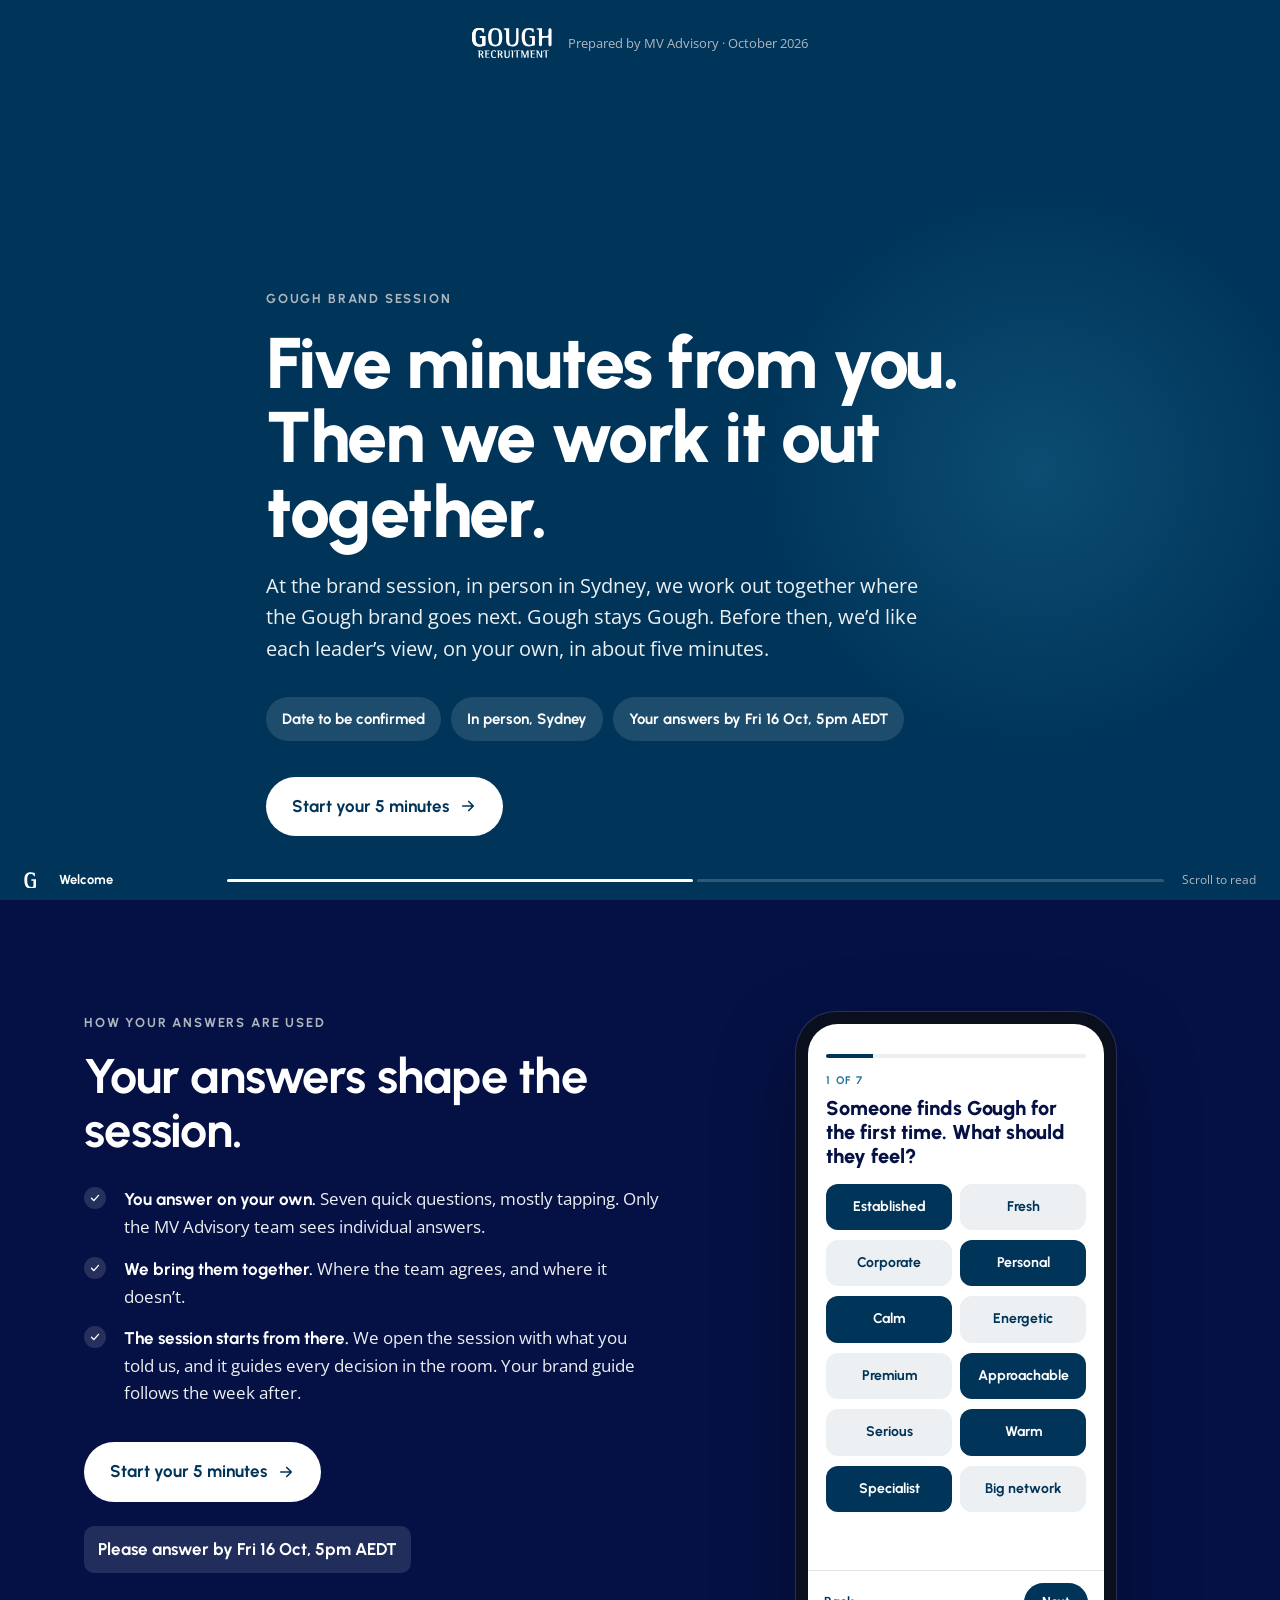
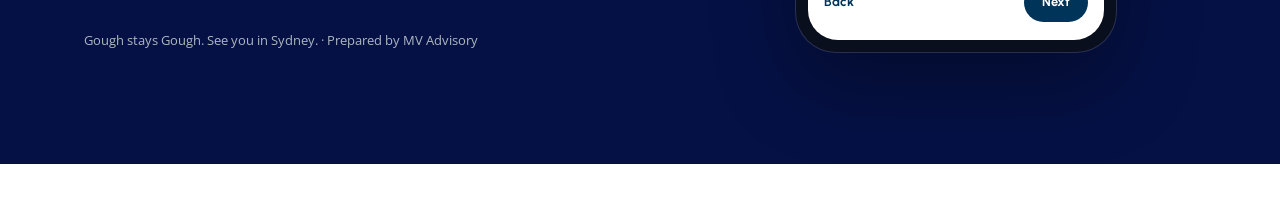
<file: index.html>
<!DOCTYPE html>
<html lang="en-AU">
<head>
  <meta charset="utf-8">
  <meta name="viewport" content="width=device-width, initial-scale=1, viewport-fit=cover">
  <title>Gough Recruitment: Your Brand Session</title>
  <meta name="description" content="Gough's brand session, and your 5 minutes beforehand. Prepared by MV Advisory.">
  <meta name="robots" content="noindex, nofollow">
  <meta name="theme-color" content="#003459">
  <link rel="icon" href="assets/v6/g-mark-navy.svg" type="image/svg+xml">
  <link rel="preconnect" href="https://fonts.googleapis.com">
  <link rel="preconnect" href="https://fonts.gstatic.com" crossorigin>
  <link href="https://fonts.googleapis.com/css2?family=Urbanist:wght@500;600;700;800&family=Open+Sans:wght@400;600;700&display=swap" rel="stylesheet">
  <link rel="stylesheet" href="css/session.css">
  <script src="js/config.js"></script>
  <script src="js/sketch.js"></script>
</head>
<body>

  <!-- 1. COVER -->
  <header class="cover" data-beat="Welcome" id="top">
    <div class="container cover-bar">
      <img data-a="real/2021-09-logo_white_gough.svg" alt="Gough Recruitment">
      <p class="cover-credit">Prepared by MV Advisory &middot; October 2026</p>
    </div>
    <div class="container cover-main">
      <p class="eyebrow">Gough brand session</p>
      <h1 class="h1">Five minutes from you. Then we work it out together.</h1>
      <p class="lede">At the brand session, in person in Sydney, we work out together where the Gough brand goes next. Gough stays Gough. Before then, we&rsquo;d like each leader&rsquo;s view, on your own, in about five minutes.</p>
      <ul class="facts">
        <li>Date to be confirmed</li>
                <li>In person, Sydney</li>
        <li>Your answers by <span class="js-deadline">Fri 16 Oct, 5pm AEDT</span></li>
      </ul>
      <div class="cover-ctas">
        <button class="btn btn-white js-open-ct" type="button">Start your 5 minutes
          <svg viewBox="0 0 24 24" aria-hidden="true"><path d="M5 12h13M13 6l6 6-6 6" fill="none" stroke="currentColor" stroke-width="2.2" stroke-linecap="round" stroke-linejoin="round"/></svg></button>
      </div>
    </div>
  </header>

  <main>
    <!-- 2. HOW YOUR ANSWERS ARE USED -->
    <section class="sec sec-ink" data-beat="How it works" id="ten">
      <div class="container ten">
        <div class="rv">
          <p class="eyebrow">How your answers are used</p>
          <h2 class="h2">Your answers shape the session.</h2>
          <ul class="ten-why">
            <li><span><b>You answer on your own.</b> Seven quick questions, mostly tapping. Only the MV Advisory team sees individual answers.</span></li>
            <li><span><b>We bring them together.</b> Where the team agrees, and where it doesn&rsquo;t.</span></li>
            <li><span><b>The session starts from there.</b> We open the session with what you told us, and it guides every decision in the room. Your brand guide follows the week after.</span></li>
          </ul>
          <div class="cover-ctas">
            <button class="btn btn-white js-open-ct" type="button">Start your 5 minutes
              <svg viewBox="0 0 24 24" aria-hidden="true"><path d="M5 12h13M13 6l6 6-6 6" fill="none" stroke="currentColor" stroke-width="2.2" stroke-linecap="round" stroke-linejoin="round"/></svg></button>
          </div>
          <p class="deadline">Please answer by <span class="js-deadline">Fri 16 Oct, 5pm AEDT</span></p>
          <p class="cap" style="margin-top:40px">Gough stays Gough. See you in Sydney. &middot; Prepared by MV Advisory</p>
        </div>
        <div class="phone-peek rv" aria-hidden="true">
          <div class="phone-peek-in">
            <div class="pp-top"><div class="pp-bar"><i></i></div><p class="pp-n">1 of 7</p><p class="pp-q">Someone finds Gough for the first time. What should they feel?</p></div>
            <div class="pp-pairs">
              <div class="pp-pair"><span class="on">Established</span><span>Fresh</span></div>
              <div class="pp-pair"><span>Corporate</span><span class="on">Personal</span></div>
              <div class="pp-pair"><span class="on">Calm</span><span>Energetic</span></div>
              <div class="pp-pair"><span>Premium</span><span class="on">Approachable</span></div>
              <div class="pp-pair"><span>Serious</span><span class="on">Warm</span></div>
              <div class="pp-pair"><span class="on">Specialist</span><span>Big network</span></div>
            </div>
            <div class="pp-foot"><span>Back</span><b>Next</b></div>
          </div>
        </div>
      </div>
    </section>
  </main>

  <!-- progress rail -->
  <nav class="rail" aria-label="Page progress">
    <img data-a="v6/g-mark-white.svg" alt="">
    <span class="rail-label" id="rail-label">Welcome</span>
    <div class="rail-segs" id="rail-segs"></div>
    <span class="rail-hint">Scroll to read</span>
  </nav>

  <!-- CLICK-THROUGH -->
  <div class="ct" id="ct" role="dialog" aria-modal="true" aria-labelledby="ct-title">
    <div class="ct-head">
      <img data-a="real/2021-09-logo_gough.svg" alt="Gough Recruitment">
      <div class="ct-prog" aria-hidden="true"><i id="ct-prog"></i></div>
      <span class="ct-count" id="ct-count"></span>
      <button class="ct-x" type="button" id="ct-x">Close</button>
    </div>
    <div class="ct-body" id="ct-body"></div>
    <div class="ct-foot">
      <button class="ct-back" type="button" id="ct-back">Back</button>
      <span class="ct-skip" id="ct-skip"></span>
      <button class="btn btn-navy ct-next" type="button" id="ct-next">Next</button>
    </div>
  </div>

  <script src="js/main.js"></script>
</body>
</html>
</file>
<file: css/session.css>
/* Gough brand session. Same register as the 90-day deck: Urbanist + Open Sans,
   Gough navy, Mist and Steel, white and Mist sections broken by navy panels. */
:root {
  --navy: #003459;
  --navy-2: #004373;
  --ink: #051145;
  --blue: #21759B;
  --mist: #ECF0F2;
  --steel: #AEB7BF;
  --gold: #E8C860;
  --body: #4E4E4E;
  --ink-2: #2E2E30;
  --muted: #6F6F6F;
  --line: #E5E5E5;
  --line-navy: rgba(0, 52, 89, 0.12);
  --on-dark: #ECF0F2;
  --on-dark-muted: #AEB7BF;
  --f-display: 'Urbanist', 'Helvetica Neue', Arial, sans-serif;
  --f-body: 'Open Sans', 'Helvetica Neue', Arial, sans-serif;
  --ease: cubic-bezier(0.32, 0.72, 0.24, 1);
  --container: 1240px;
  --pad: 112px;
  --radius: 14px;
}
@media (max-width: 767px) { :root { --pad: 64px; } }

* { box-sizing: border-box; }
html { scroll-behavior: smooth; -webkit-text-size-adjust: 100%; }
@media (prefers-reduced-motion: reduce) { html { scroll-behavior: auto; } }
body { margin: 0; font-family: var(--f-body); color: var(--body); background: #FFFFFF; font-size: 17px; line-height: 1.6; padding-bottom: 40px; }
img { max-width: 100%; display: block; }
button { font: inherit; }
a { color: inherit; }
.nw { white-space: nowrap; }
.sr { position: absolute; width: 1px; height: 1px; overflow: hidden; clip: rect(0 0 0 0); white-space: nowrap; }

.container { max-width: var(--container); margin: 0 auto; padding: 0 min(72px, 5vw); }
.sec { padding: var(--pad) 0; position: relative; }
.sec-mist { background: var(--mist); }
.sec-navy { background: var(--navy); color: var(--on-dark); }
.sec-ink { background: var(--ink); color: var(--on-dark); }

.eyebrow { font-family: var(--f-display); font-weight: 700; font-size: 13px; letter-spacing: 0.14em; text-transform: uppercase; color: var(--blue); margin: 0 0 16px; }
.sec-navy .eyebrow, .sec-ink .eyebrow { color: var(--steel); }
.h1 { font-family: var(--f-display); font-weight: 800; color: var(--ink); font-size: clamp(38px, 5.6vw, 72px); line-height: 1.04; letter-spacing: -0.02em; margin: 0; }
.h2 { font-family: var(--f-display); font-weight: 700; color: var(--ink); font-size: clamp(30px, 3.8vw, 50px); line-height: 1.1; letter-spacing: -0.015em; margin: 0; max-width: 22ch; }
.h3 { font-family: var(--f-display); font-weight: 700; color: var(--ink); font-size: 22px; line-height: 1.25; margin: 0; }
.sec-navy .h1, .sec-navy .h2, .sec-navy .h3, .sec-ink .h1, .sec-ink .h2, .sec-ink .h3 { color: #FFFFFF; }
.lede { font-size: clamp(18px, 1.6vw, 21px); line-height: 1.55; max-width: 60ch; margin: 20px 0 0; color: var(--ink-2); }
.sec-navy .lede, .sec-ink .lede { color: var(--on-dark); }
.cap { font-size: 13px; color: var(--muted); margin: 12px 0 0; }
.sec-navy .cap, .sec-ink .cap { color: var(--on-dark-muted); }
.mt-16 { margin-top: 16px; } .mt-24 { margin-top: 24px; } .mt-32 { margin-top: 32px; } .mt-48 { margin-top: 48px; } .mt-64 { margin-top: 64px; }

/* reveal */
.rv { opacity: 0; transform: translateY(14px); transition: opacity 600ms var(--ease), transform 600ms var(--ease); }
.rv.rv-in { opacity: 1; transform: none; }
@media (prefers-reduced-motion: reduce) { .rv { opacity: 1; transform: none; transition: none; } }

/* staging strip */
.staging { position: sticky; top: 0; z-index: 1200; background: #FFF4EE; color: #8A3208; border-bottom: 1px solid #F6C9B2; font-size: 13px; line-height: 1.45; padding: 8px min(72px, 5vw); }
.staging b { font-family: var(--f-display); letter-spacing: 0.06em; text-transform: uppercase; margin-right: 8px; }
.staging[hidden] { display: none; }

/* bottom rail, as in the 90-day deck */
.rail { position: fixed; left: 0; right: 0; bottom: 0; height: 40px; background: var(--navy); color: #FFFFFF; display: flex; align-items: center; gap: 18px; padding: 0 24px; z-index: 1000; }
.rail img { height: 16px; width: auto; }
.rail-label { font-family: var(--f-display); font-weight: 700; font-size: 13px; min-width: 150px; white-space: nowrap; }
.rail-segs { display: flex; gap: 4px; flex: 1; }
.rail-seg { flex: 1; height: 3px; border-radius: 2px; background: rgba(255,255,255,0.18); transition: background 200ms var(--ease); }
.rail-seg.passed { background: rgba(255,255,255,0.55); }
.rail-seg.active { background: #FFFFFF; }
.rail-hint { font-size: 12px; color: var(--steel); white-space: nowrap; }
@media (max-width: 767px) { .rail-hint { display: none; } .rail-label { min-width: 0; } }

/* buttons */
.btn { display: inline-flex; align-items: center; gap: 10px; border: 0; border-radius: 999px; padding: 16px 26px; font-family: var(--f-display); font-weight: 700; font-size: 17px; cursor: pointer; text-decoration: none; transition: transform 200ms var(--ease), background 200ms var(--ease); }
.btn:active { transform: scale(0.98); }
.btn-white { background: #FFFFFF; color: var(--navy); }
.btn-white:hover { background: var(--mist); }
.btn-navy { background: var(--navy); color: #FFFFFF; }
.btn-navy:hover { background: var(--navy-2); }
.btn-ghost { background: transparent; color: inherit; box-shadow: inset 0 0 0 1.5px currentColor; }
.btn svg { width: 18px; height: 18px; }
.btn:focus-visible, .opt:focus-visible, .pick:focus-visible { outline: 3px solid var(--gold); outline-offset: 3px; }

/* cover */
.cover { min-height: 100vh; min-height: 100svh; background: var(--navy); color: #FFFFFF; display: flex; flex-direction: column; padding: 28px 0 64px; position: relative; overflow: hidden; }
.cover::after { content: ''; position: absolute; right: -12vw; top: 8vh; width: 62vw; height: 62vw; max-width: 820px; max-height: 820px; background: radial-gradient(closest-side, rgba(33,117,155,0.38), rgba(33,117,155,0) 72%); pointer-events: none; }
.cover-bar { display: flex; justify-content: space-between; align-items: center; gap: 16px; position: relative; z-index: 1; }
.cover-bar img { height: 30px; width: auto; }
.cover-credit { font-size: 13px; color: var(--steel); margin: 0; }
.cover-main { margin-top: auto; padding-top: 72px; position: relative; z-index: 1; }
.cover .eyebrow { color: var(--steel); }
.cover .h1 { color: #FFFFFF; max-width: 17ch; }
.cover .lede { color: var(--on-dark); }
.facts { display: flex; flex-wrap: wrap; gap: 10px; margin: 32px 0 0; padding: 0; list-style: none; }
.facts li { font-family: var(--f-display); font-weight: 700; font-size: 15px; padding: 10px 16px; border-radius: 999px; background: rgba(236,240,242,0.12); color: #FFFFFF; }
.cover-ctas { display: flex; flex-wrap: wrap; gap: 14px; margin-top: 36px; }

/* simple grids */
.grid-2 { display: grid; grid-template-columns: repeat(2, minmax(0,1fr)); gap: 24px; }
.grid-3 { display: grid; grid-template-columns: repeat(3, minmax(0,1fr)); gap: 24px; }
.grid-4 { display: grid; grid-template-columns: repeat(4, minmax(0,1fr)); gap: 20px; }
@media (max-width: 1023px) { .grid-4 { grid-template-columns: repeat(2, minmax(0,1fr)); } .grid-3 { grid-template-columns: minmax(0,1fr); } }
@media (max-width: 767px) { .grid-2, .grid-4 { grid-template-columns: minmax(0,1fr); } }

.card { background: #FFFFFF; border-radius: var(--radius); padding: 28px; border: 1px solid var(--line); }
.sec-mist .card { border-color: transparent; }
.sec-navy .card, .sec-ink .card { background: rgba(236,240,242,0.07); border-color: rgba(255,255,255,0.08); color: var(--on-dark); }
.card .k { font-family: var(--f-display); font-weight: 700; font-size: 12px; letter-spacing: 0.12em; text-transform: uppercase; color: var(--blue); margin: 0 0 10px; }
.sec-navy .card .k, .sec-ink .card .k { color: var(--steel); }
.card p { margin: 10px 0 0; }
.card .n { font-family: var(--f-display); font-weight: 800; font-size: 44px; line-height: 1; color: var(--navy); }
.sec-navy .card .n { color: #FFFFFF; }

/* one-screen session summary */
.oneup { display: grid; grid-template-columns: minmax(0, 5fr) minmax(0, 7fr); gap: 56px; align-items: start; }
@media (max-width: 1023px) { .oneup { grid-template-columns: minmax(0,1fr); gap: 40px; } }
.kv { margin: 0; display: grid; gap: 0; border-top: 1px solid var(--line); }
.kv > div { display: grid; grid-template-columns: 120px minmax(0,1fr); gap: 20px; padding: 18px 0; border-bottom: 1px solid var(--line); }
.kv dt { font-family: var(--f-display); font-weight: 700; color: var(--navy); font-size: 15px; }
.kv dd { margin: 0; color: var(--ink-2); }
@media (max-width: 767px) { .kv > div { grid-template-columns: minmax(0,1fr); gap: 4px; } }
.people { display: grid; grid-template-columns: repeat(auto-fill, minmax(150px, 1fr)); gap: 12px; margin: 0; padding: 0; list-style: none; }
.people li { background: var(--mist); border-radius: 12px; padding: 14px 16px; }
.people b { display: block; font-family: var(--f-display); font-weight: 700; color: var(--ink); font-size: 16px; line-height: 1.25; }
.people span { display: block; font-size: 13px; color: var(--muted); line-height: 1.4; margin-top: 4px; }
.people .why { color: var(--navy-2); margin-top: 8px; font-size: 13px; }
.promise { margin-top: 28px; padding: 22px 24px; border-radius: var(--radius); background: var(--navy); color: #FFFFFF; font-family: var(--f-display); font-weight: 700; font-size: 20px; line-height: 1.35; }
.promise span { display: block; font-family: var(--f-body); font-weight: 400; font-size: 15px; color: var(--on-dark); margin-top: 8px; }

/* where we start */
.start { display: grid; grid-template-columns: minmax(0, 6fr) minmax(0, 5fr); gap: 48px; align-items: start; }
@media (max-width: 1023px) { .start { grid-template-columns: minmax(0,1fr); } }
.avs { display: grid; grid-template-columns: repeat(4, minmax(0,1fr)); gap: 16px; }
.av-real { text-align: center; }
.av-real img { width: 100%; max-width: 150px; margin: 0 auto; border-radius: 50%; aspect-ratio: 1; object-fit: cover; }
.av-real b { display: block; font-family: var(--f-display); font-weight: 700; color: var(--ink); font-size: 15px; margin-top: 10px; }
.av-real span { display: block; font-size: 12px; color: var(--muted); }
.swatches { display: grid; grid-template-columns: repeat(4, minmax(0,1fr)); gap: 12px; }
.sw i { display: block; height: 64px; border-radius: 10px; background: var(--sw); border: 1px solid rgba(0,0,0,0.08); }
.sw b { display: block; margin-top: 8px; font-family: var(--f-display); font-weight: 700; font-size: 14px; color: var(--ink); }
.sw span { display: block; font-size: 12px; color: var(--muted); }
.types { display: flex; gap: 32px; align-items: flex-end; margin-top: 24px; }
.types .d { font-family: var(--f-display); font-weight: 800; font-size: 46px; line-height: 1; color: var(--navy); margin: 0; }
.types .b { font-family: var(--f-body); font-size: 34px; line-height: 1; color: var(--ink-2); margin: 0; }
.types span { display: block; font-size: 12px; color: var(--muted); margin-top: 6px; }
.fixed-anyway { margin-top: 28px; border-left: 4px solid var(--navy); padding: 4px 0 4px 18px; }
.fixed-anyway b { font-family: var(--f-display); color: var(--ink); }

/* agenda */
.agenda { list-style: none; margin: 48px 0 0; padding: 0; display: grid; gap: 0; border-top: 1px solid rgba(255,255,255,0.14); }
.agenda li { display: grid; grid-template-columns: 150px minmax(0, 5fr) minmax(0, 4fr); gap: 32px; padding: 26px 0; border-bottom: 1px solid rgba(255,255,255,0.14); align-items: start; }
.agenda .t { font-family: var(--f-display); font-weight: 800; font-size: 22px; color: #FFFFFF; line-height: 1.1; font-variant-numeric: tabular-nums; }
.agenda .t small { display: block; font-weight: 600; font-size: 13px; color: var(--steel); margin-top: 6px; letter-spacing: 0.02em; }
.agenda h3 { font-family: var(--f-display); font-weight: 700; font-size: 22px; color: #FFFFFF; margin: 0; line-height: 1.25; }
.agenda p { margin: 6px 0 0; color: var(--on-dark); font-size: 16px; }
.agenda .dec { display: flex; flex-direction: column; align-items: flex-start; gap: 8px; }
.chip-muted { background: transparent; box-shadow: inset 0 0 0 1px rgba(236,240,242,0.3); color: var(--steel); font-weight: 600; }
.chip { display: inline-flex; align-items: center; gap: 8px; border-radius: 999px; padding: 8px 14px; font-family: var(--f-display); font-weight: 700; font-size: 14px; line-height: 1.2; background: rgba(236,240,242,0.14); color: #FFFFFF; }
.chip i { font-style: normal; font-size: 11px; letter-spacing: 0.08em; padding: 2px 7px; border-radius: 999px; background: #FFFFFF; color: var(--navy); }
.chip-light { background: var(--mist); color: var(--navy); }
.chip-light i { background: var(--navy); color: #FFFFFF; }
.agenda .main-event { background: rgba(236,240,242,0.08); border-radius: var(--radius); padding: 32px 24px; margin: 8px -24px; border-bottom-color: transparent; box-shadow: inset 4px 0 0 var(--gold); }
.agenda .main-event .chip { background: var(--gold); color: var(--ink); }
.agenda .main-event .chip i { background: var(--ink); color: #FFFFFF; }
.agenda .main-event .t { color: var(--gold); }
@media (max-width: 1023px) { .agenda li { grid-template-columns: 110px minmax(0,1fr); } .agenda .dec { grid-column: 2; } }
@media (max-width: 767px) { .agenda li { grid-template-columns: minmax(0,1fr); gap: 12px; } .agenda .dec { grid-column: auto; } }
@media (max-width: 1023px) { .agenda .main-event { margin: 8px 0; padding: 28px 20px 28px 24px; } }
@media (max-width: 767px) { .agenda .main-event { padding: 24px 16px 24px 20px; } }

/* timeline */
.tl { list-style: none; margin: 48px 0 0; padding: 0; display: grid; grid-template-columns: repeat(7, minmax(0,1fr)); gap: 0; position: relative; }
.tl::before { content: ''; position: absolute; left: 0; right: 0; top: 13px; height: 2px; background: var(--line-navy); }
.tl li { position: relative; padding: 40px 14px 0 0; }
.tl li::before { content: ''; position: absolute; left: 0; top: 6px; width: 16px; height: 16px; border-radius: 50%; background: #FFFFFF; border: 3px solid var(--navy); }
.tl li.key::before { background: var(--navy); }
.tl li.you::before { border-color: var(--blue); }
.tl .d { font-family: var(--f-display); font-weight: 800; color: var(--ink); font-size: 18px; line-height: 1.15; }
.tl .w { display: block; font-size: 15px; color: var(--ink-2); margin-top: 8px; line-height: 1.45; }
.tl .who { display: inline-block; margin-top: 10px; font-family: var(--f-display); font-weight: 700; font-size: 12px; letter-spacing: 0.06em; text-transform: uppercase; color: var(--blue); }
.tl li.you .who { color: #FFFFFF; background: var(--navy); padding: 3px 8px; border-radius: 6px; }
.tl-key { display: inline-block; width: 12px; height: 12px; border-radius: 50%; background: var(--navy); vertical-align: -1px; margin-right: 6px; }
.tl + .cap { margin-top: 20px; }
@media (max-width: 1023px) {
  .tl { grid-template-columns: minmax(0,1fr); }
  .tl::before { left: 7px; right: auto; top: 0; bottom: 0; width: 2px; height: auto; }
  .tl li { padding: 0 0 28px 40px; }
  .tl li::before { top: 2px; }
}
.risk { margin-top: 40px; display: flex; gap: 16px; align-items: flex-start; background: var(--mist); border-radius: var(--radius); padding: 20px 24px; color: var(--ink-2); }
.risk b { font-family: var(--f-display); color: var(--ink); }

/* think cards */
.think { counter-reset: t; }
.think .card { position: relative; padding-top: 70px; }
.think .card::before { counter-increment: t; content: counter(t); position: absolute; left: 28px; top: 22px; font-family: var(--f-display); font-weight: 800; font-size: 30px; color: var(--blue); }
.think .card h3 { font-family: var(--f-display); font-weight: 700; font-size: 22px; color: var(--ink); margin: 0; line-height: 1.2; }
.think .card p { color: var(--ink-2); }

/* your ten minutes */
.ten { display: grid; grid-template-columns: minmax(0, 6fr) minmax(0, 5fr); gap: 56px; align-items: center; }
@media (max-width: 1023px) { .ten { grid-template-columns: minmax(0,1fr); } }
.ten-why { list-style: none; padding: 0; margin: 28px 0 0; display: grid; gap: 14px; }
.ten-why li { display: grid; grid-template-columns: 28px minmax(0,1fr); gap: 12px; color: var(--on-dark); }
.ten-why li::before { content: ''; width: 22px; height: 22px; border-radius: 50%; background: rgba(236,240,242,0.14) url("data:image/svg+xml,%3Csvg xmlns='http://www.w3.org/2000/svg' viewBox='0 0 24 24'%3E%3Cpath d='M6 12.5l4 4 8-9' fill='none' stroke='%23FFFFFF' stroke-width='2.4' stroke-linecap='round' stroke-linejoin='round'/%3E%3C/svg%3E") center/14px no-repeat; margin-top: 2px; }
.ten-why b { color: #FFFFFF; font-family: var(--f-display); }
.phone-peek { justify-self: center; width: min(320px, 100%); aspect-ratio: 9 / 18; border-radius: 40px; background: #0A0F1E; padding: 12px; box-shadow: 0 0 0 1px rgba(255,255,255,0.14), 0 30px 80px rgba(0,0,0,0.35); }
.pp-top { padding: 30px 18px 10px; }
.pp-n { margin: 14px 0 0; font-family: var(--f-display); font-weight: 700; font-size: 11px; letter-spacing: 0.12em; text-transform: uppercase; color: var(--blue); }
.pp-q { font-family: var(--f-display); font-weight: 800; color: var(--ink); font-size: 20px; line-height: 1.2; margin: 6px 0 0; }
.pp-foot { margin-top: auto; display: flex; justify-content: space-between; align-items: center; padding: 12px 16px 18px; border-top: 1px solid var(--line); }
.pp-foot span { font-family: var(--f-display); font-weight: 700; font-size: 13px; color: var(--navy); }
.pp-foot b { font-family: var(--f-display); font-weight: 700; font-size: 13px; color: #FFFFFF; background: var(--navy); border-radius: 999px; padding: 9px 18px; }
.phone-peek-in { width: 100%; height: 100%; border-radius: 30px; background: #FFFFFF; overflow: hidden; display: flex; flex-direction: column; color: var(--ink-2); }
.pp-bar { height: 4px; background: var(--mist); border-radius: 4px; overflow: hidden; }
.pp-bar i { display: block; width: 18%; height: 100%; background: var(--navy); }
.pp-pairs { padding: 6px 18px 18px; display: grid; gap: 10px; }
.pp-pair { display: grid; grid-template-columns: 1fr 1fr; gap: 8px; }
.pp-pair span { border-radius: 12px; padding: 12px 8px; text-align: center; font-family: var(--f-display); font-weight: 700; font-size: 14px; background: var(--mist); color: var(--navy); }
.pp-pair span.on { background: var(--navy); color: #FFFFFF; }
.deadline { display: inline-block; margin-top: 24px; font-family: var(--f-display); font-weight: 700; color: #FFFFFF; background: rgba(236,240,242,0.12); border-radius: 10px; padding: 10px 14px; }

/* asks */
.asks { list-style: none; margin: 40px 0 0; padding: 0; border-top: 1px solid var(--line); }
.asks li { display: grid; grid-template-columns: minmax(0, 6fr) minmax(0, 5fr) 170px; gap: 24px; padding: 20px 0; border-bottom: 1px solid var(--line); align-items: start; }
.asks b { font-family: var(--f-display); font-weight: 700; color: var(--ink); font-size: 18px; line-height: 1.3; display: block; }
.asks .why { color: var(--muted); font-size: 15px; }
.asks .by { font-family: var(--f-display); font-weight: 800; color: var(--navy); font-size: 16px; text-align: right; }
.asks .by small { display: block; font-weight: 600; font-size: 12px; color: var(--muted); }
.asks li.room .by { color: var(--blue); }
@media (max-width: 767px) { .asks li { grid-template-columns: minmax(0,1fr); gap: 6px; } .asks .by { text-align: left; } }
.send-to { margin-top: 28px; font-size: 15px; color: var(--ink-2); }

/* guide map */
.map { list-style: none; margin: 40px 0 0; padding: 0; display: grid; grid-template-columns: repeat(3, minmax(0,1fr)); gap: 16px; }
.map li { background: #FFFFFF; border-radius: var(--radius); padding: 22px; }
.map .g { font-family: var(--f-display); font-weight: 800; font-size: 20px; color: var(--ink); line-height: 1.2; }
.map .from { margin-top: 10px; display: flex; flex-wrap: wrap; gap: 6px; }
.map .from span { font-family: var(--f-display); font-weight: 700; font-size: 13px; padding: 4px 10px; border-radius: 999px; background: var(--mist); color: var(--navy); }
.map p { margin: 10px 0 0; font-size: 15px; color: var(--muted); }
@media (max-width: 1023px) { .map { grid-template-columns: repeat(2, minmax(0,1fr)); } }
@media (max-width: 767px) { .map { grid-template-columns: minmax(0,1fr); } }

/* close */
.close { background: var(--navy); color: #FFFFFF; padding: 120px 0 140px; text-align: center; }
.close img { height: 40px; width: auto; margin: 0 auto 36px; }
.close .h1 { color: #FFFFFF; max-width: 18ch; margin: 0 auto; }
.close .lede { margin: 20px auto 0; color: var(--on-dark); }
.close .cover-ctas { justify-content: center; }
.close .cap { margin-top: 48px; }

/* ===== CLICK-THROUGH ===== */
.ct { position: fixed; inset: 0; z-index: 2000; background: #FFFFFF; display: none; flex-direction: column; color: var(--ink-2); }
.ct.open { display: flex; }
body.ct-lock { overflow: hidden; }
.ct-head { flex: none; display: flex; align-items: center; gap: 16px; padding: 14px min(40px, 5vw); border-bottom: 1px solid var(--line); background: #FFFFFF; }
.ct-head img { height: 20px; width: auto; }
.ct-prog { flex: 1; height: 5px; border-radius: 5px; background: var(--mist); overflow: hidden; }
.ct-prog i { display: block; height: 100%; width: 0; background: var(--navy); transition: width 300ms var(--ease); }
.ct-count { font-family: var(--f-display); font-weight: 700; font-size: 13px; color: var(--muted); white-space: nowrap; }
.ct-x { border: 0; background: transparent; cursor: pointer; padding: 6px; color: var(--muted); font-family: var(--f-display); font-weight: 700; font-size: 14px; }
.ct-body { flex: 1; overflow-y: auto; -webkit-overflow-scrolling: touch; }
.ct-screen { display: none; max-width: 760px; margin: 0 auto; padding: 36px min(40px, 5vw) 48px; }
.ct-screen.on { display: block; animation: ctin 360ms var(--ease); }
@keyframes ctin { from { opacity: 0; transform: translateY(10px); } to { opacity: 1; transform: none; } }
@media (prefers-reduced-motion: reduce) { .ct-screen.on { animation: none; } }
.ct-n { font-family: var(--f-display); font-weight: 700; font-size: 13px; letter-spacing: 0.12em; text-transform: uppercase; color: var(--blue); margin: 0 0 10px; }
.ct-q { font-family: var(--f-display); font-weight: 800; color: var(--ink); font-size: clamp(26px, 4.4vw, 38px); line-height: 1.12; letter-spacing: -0.01em; margin: 0; }
.ct-help { margin: 12px 0 0; color: var(--muted); font-size: 16px; }
.ct-foot { flex: none; display: flex; justify-content: space-between; align-items: center; gap: 12px; padding: 14px min(40px, 5vw); border-top: 1px solid var(--line); background: #FFFFFF; }
.ct-foot .btn { padding: 14px 24px; }
.ct-back { border: 0; background: transparent; color: var(--navy); font-family: var(--f-display); font-weight: 700; font-size: 16px; cursor: pointer; padding: 10px 4px; }
.ct-back[disabled] { visibility: hidden; }
.ct-next[disabled] { opacity: 0.35; cursor: not-allowed; }
.ct-skip { font-size: 13px; color: var(--muted); }

.field { display: block; margin-top: 22px; }
.field span { display: block; font-family: var(--f-display); font-weight: 700; color: var(--ink); font-size: 15px; margin-bottom: 8px; }
.field input, .field textarea, .field select { width: 100%; font: inherit; font-size: 17px; padding: 14px 16px; border-radius: 12px; border: 1.5px solid #CBD3D9; background: #FFFFFF; color: var(--ink-2); }
.field textarea { min-height: 96px; resize: vertical; }
.field input:focus, .field textarea:focus, .field select:focus { outline: none; border-color: var(--navy); box-shadow: 0 0 0 3px rgba(0,52,89,0.15); }
.trio { display: grid; grid-template-columns: repeat(3, minmax(0,1fr)); gap: 10px; }
@media (max-width: 560px) { .trio { grid-template-columns: minmax(0,1fr); } }

/* this-or-that */
.pairs { display: grid; gap: 12px; margin-top: 26px; }
.pair { display: grid; grid-template-columns: 1fr auto 1fr; gap: 8px; align-items: stretch; }
.opt { border: 1.5px solid #CBD3D9; background: #FFFFFF; color: var(--navy); border-radius: 14px; padding: 16px 10px; font-family: var(--f-display); font-weight: 700; font-size: 17px; cursor: pointer; transition: background 160ms var(--ease), color 160ms var(--ease), border-color 160ms var(--ease); }
.opt:hover { border-color: var(--navy); }
.opt[aria-pressed="true"] { background: var(--navy); color: #FFFFFF; border-color: var(--navy); }
.pair .mid { min-width: 64px; font-size: 12px; padding: 8px 6px; color: var(--muted); border-style: dashed; }
.pair .mid[aria-pressed="true"] { background: var(--steel); border-color: var(--steel); color: var(--ink); }

/* picture pairs */
.ppairs { display: grid; gap: 30px; margin-top: 26px; }
.ppair-h { font-family: var(--f-display); font-weight: 700; color: var(--ink); font-size: 17px; margin: 0 0 10px; }
.ppair-row { display: grid; grid-template-columns: 1fr 1fr; gap: 14px; }
.pick { position: relative; border: 3px solid transparent; background: var(--mist); border-radius: 16px; padding: 8px; cursor: pointer; text-align: left; transition: border-color 160ms var(--ease), background 160ms var(--ease); }
.pick:hover { border-color: #CBD3D9; }
.pick[aria-pressed="true"] { border-color: var(--navy); background: #DCE6EE; }
.pick[aria-pressed="true"]::after { content: ''; position: absolute; right: 10px; bottom: 9px; width: 24px; height: 24px; border-radius: 50%; background: var(--navy) url("data:image/svg+xml,%3Csvg xmlns='http://www.w3.org/2000/svg' viewBox='0 0 24 24'%3E%3Cpath d='M6 12.5l4 4 8-9' fill='none' stroke='%23FFFFFF' stroke-width='2.6' stroke-linecap='round' stroke-linejoin='round'/%3E%3C/svg%3E") center/14px no-repeat; z-index: 3; }
.pick-l { display: block; font-family: var(--f-display); font-weight: 700; color: var(--navy); font-size: 15px; margin: 10px 30px 2px 4px; line-height: 1.25; }

/* scale */
.scale { display: grid; gap: 10px; margin-top: 26px; }
.scale .opt { text-align: left; display: grid; grid-template-columns: 40px minmax(0,1fr); gap: 12px; align-items: center; padding: 14px 16px; }
.scale .opt em { font-style: normal; display: grid; place-items: center; width: 34px; height: 34px; border-radius: 50%; background: var(--mist); color: var(--navy); font-size: 15px; }
.scale .opt[aria-pressed="true"] em { background: #FFFFFF; color: var(--navy); }
.scale .opt small { display: block; font-family: var(--f-body); font-weight: 400; font-size: 14px; opacity: 0.8; margin-top: 2px; }

/* keep / evolve rows */
.kers { display: grid; gap: 16px; margin-top: 26px; }
.ker { display: grid; grid-template-columns: minmax(0, 1fr) auto; gap: 16px; align-items: center; padding: 16px; border-radius: 16px; background: var(--mist); }
.ker-l { display: flex; align-items: center; gap: 14px; }
.ker-l b { display: block; font-family: var(--f-display); font-weight: 800; color: var(--ink); font-size: 19px; }
.ker-l span { display: block; font-size: 13px; color: var(--muted); }
.ker-vis { flex: none; width: 76px; height: 48px; border-radius: 10px; background: #FFFFFF; display: grid; place-items: center; overflow: hidden; }
.ker-vis.swx { display: flex; box-shadow: inset 0 0 0 1px #CBD3D9; }
.ker-vis.swx i { flex: 1; height: 100%; }
.ker-vis.swx i + i { border-left: 1px solid rgba(5,17,69,0.08); }
.ker-vis img { width: 62px; height: auto; }
.ker-btns { display: flex; gap: 6px; }
.ker-btns .opt { padding: 10px 12px; font-size: 14px; }
@media (max-width: 560px) { .ker { grid-template-columns: minmax(0,1fr); } .ker-btns .opt { flex: 1; } }

/* ticks */
.ticks { display: grid; grid-template-columns: repeat(2, minmax(0,1fr)); gap: 10px; margin-top: 26px; }
@media (max-width: 560px) { .ticks { grid-template-columns: minmax(0,1fr); } }
.tick { display: flex; align-items: center; gap: 12px; text-align: left; }
.tick .vis { flex: none; width: 40px; height: 40px; border-radius: 10px; display: grid; place-items: center; background: var(--mist); overflow: hidden; }
.tick[aria-pressed="true"] .vis { box-shadow: 0 0 0 2px #FFFFFF; }

/* states */
.states { display: grid; gap: 14px; margin-top: 26px; }
.state { display: grid; grid-template-columns: minmax(0, 1fr); gap: 12px; text-align: left; }
.state-avs { display: flex; gap: 10px; }
.state-av { flex: 1; max-width: 76px; text-align: center; }
.state-av small { display: block; font-family: var(--f-body); font-weight: 600; font-size: 11px; color: var(--muted); margin-top: 4px; }
.state b { font-family: var(--f-display); font-weight: 800; color: var(--ink); font-size: 18px; }
.state span.d { display: block; font-size: 14px; color: var(--muted); margin-top: 2px; }

/* photos */
.photos { display: grid; grid-template-columns: repeat(3, minmax(0,1fr)); gap: 12px; margin-top: 26px; }
@media (max-width: 560px) { .photos { grid-template-columns: repeat(2, minmax(0,1fr)); } }
.photos .pick img { width: 100%; aspect-ratio: 1; object-fit: cover; border-radius: 10px; }

/* rank */
.rank { display: grid; gap: 10px; margin-top: 22px; }
.rank .opt { text-align: left; display: grid; grid-template-columns: 40px minmax(0,1fr); gap: 12px; align-items: center; }
.rank .opt em { font-style: normal; display: grid; place-items: center; width: 34px; height: 34px; border-radius: 50%; background: var(--mist); color: var(--muted); font-size: 16px; }
.rank .opt.ranked { background: var(--navy); color: #FFFFFF; border-color: var(--navy); }
.rank .opt.ranked em { background: #FFFFFF; color: var(--navy); }
.rank .opt small { display: block; font-family: var(--f-body); font-weight: 400; font-size: 14px; opacity: 0.8; }
.rank-reset { margin-top: 10px; border: 0; background: transparent; color: var(--navy); font-family: var(--f-display); font-weight: 700; cursor: pointer; padding: 6px 0; }

/* intro / end */
.ct-intro-list { list-style: none; padding: 0; margin: 24px 0 0; display: grid; gap: 10px; }
.ct-intro-list li { display: grid; grid-template-columns: 28px minmax(0,1fr); gap: 10px; color: var(--ink-2); }
.ct-intro-list li::before { content: ''; width: 22px; height: 22px; margin-top: 2px; border-radius: 50%; background: var(--mist) url("data:image/svg+xml,%3Csvg xmlns='http://www.w3.org/2000/svg' viewBox='0 0 24 24'%3E%3Cpath d='M6 12.5l4 4 8-9' fill='none' stroke='%23003459' stroke-width='2.6' stroke-linecap='round' stroke-linejoin='round'/%3E%3C/svg%3E") center/14px no-repeat; }
.ct-note { margin-top: 24px; padding: 16px 18px; border-radius: 12px; background: var(--mist); font-size: 15px; color: var(--ink-2); }
.ct-note.warn { background: #FFF4EE; color: #8A3208; }
.ct-note.ok { background: #E8F3EC; color: #1E5A35; }
.ct-recover { margin-top: 18px; display: flex; flex-wrap: wrap; align-items: center; gap: 8px 14px; }
.ct-copy { border: 1.5px solid var(--navy); border-radius: 999px; background: #FFFFFF; color: var(--navy); font-family: var(--f-display); font-weight: 700; font-size: 15px; padding: 10px 18px; cursor: pointer; }
.ct-copy:hover { background: var(--mist); }
.ct-copied { font-size: 14px; color: var(--ink-2); }
.q7-left { margin-top: 16px; font-size: 14px; }
.ct-summary { margin-top: 20px; font-size: 14px; background: var(--mist); border-radius: 12px; padding: 16px; white-space: pre-wrap; max-height: 260px; overflow: auto; font-family: ui-monospace, SFMono-Regular, Menlo, monospace; color: var(--ink-2); }

/* ===== SKETCH COMPONENTS (post, avatar, signature) ===== */
.gsvg { display: block; width: 100%; height: 100%; }
.av { --bg: var(--navy); --fg: #FFFFFF; --g: 44%; position: relative; width: 100%; aspect-ratio: 1; border-radius: 50%; background: var(--bg); display: grid; place-items: center; overflow: hidden; }
.av .gm { width: var(--g); height: auto; aspect-ratio: 17.7 / 24.4; color: var(--fg); }
.av .gm svg { width: 100%; height: 100%; display: block; }
.av .city { position: absolute; left: 0; right: 0; bottom: 17%; text-align: center; font-family: var(--f-display); font-weight: 800; font-size: clamp(6px, 0.9vw, 10px); letter-spacing: 0.16em; color: var(--fg); opacity: 0.9; }
.av.with-city .gm { transform: translateY(-9%); }
.av .ring { position: absolute; inset: 0; border-radius: 50%; box-shadow: inset 0 0 0 6px var(--acc, transparent); }
.av-word { display: grid; place-items: center; padding: 0 12%; }
.av-word img { width: 100%; height: auto; }

.post { --band: var(--navy); --band-fg: #FFFFFF; --band-sub: var(--on-dark); --acc: transparent; --acc-fg: var(--navy); position: relative; width: 100%; aspect-ratio: 4 / 5; border-radius: 10px; overflow: hidden; background: var(--band); display: flex; flex-direction: column; box-shadow: 0 8px 26px rgba(5,17,69,0.12); }
.post .ph { position: relative; flex: 1; min-height: 0; }
.post .ph img { position: absolute; inset: 0; width: 100%; height: 100%; object-fit: cover; object-position: center 12%; }
.post .band { position: relative; flex: none; padding: 7% 7% 8%; background: var(--band); color: var(--band-fg); }
.post .band .gm { position: absolute; right: 7%; top: 7%; width: 7%; color: var(--band-fg); }
.post .band .gm svg { width: 100%; height: auto; display: block; }
.post .tag { display: inline-block; font-family: var(--f-display); font-weight: 800; font-size: clamp(7px, 1vw, 11px); letter-spacing: 0.14em; text-transform: uppercase; color: var(--band-sub); }
.post.has-acc .tag { background: var(--acc); color: var(--acc-fg); padding: 3px 7px; border-radius: 4px; }
.post .nm { display: block; font-family: var(--f-display); font-weight: 800; font-size: clamp(13px, 2.1vw, 24px); line-height: 1.05; margin-top: 6px; color: var(--band-fg); }
.post .rl { display: block; font-size: clamp(8px, 1vw, 12px); line-height: 1.35; margin-top: 5px; color: var(--band-sub); }
.post .accbar { position: absolute; left: 0; top: 0; height: 4px; width: 32%; background: var(--acc); }
.post-big .gm-big { position: absolute; right: 7%; bottom: 7%; width: 16%; color: #FFFFFF; filter: drop-shadow(0 1px 6px rgba(0,0,0,0.3)); }
.post-big .gm-big .gm { display: block; width: 100%; }
.post-big .gm-big .gm svg { width: 100%; height: auto; display: block; }
.post-big .band .gm { display: none; }

.sig { --bar: var(--navy); --acc: transparent; --name: var(--ink); background: #FFFFFF; border-radius: 10px; padding: 18px 20px; display: grid; grid-template-columns: auto minmax(0,1fr); gap: 16px; align-items: center; box-shadow: 0 8px 26px rgba(5,17,69,0.10); border-left: 5px solid var(--bar); position: relative; }
.sig .sav { width: 56px; height: 56px; border-radius: 50%; overflow: hidden; }
.sig .sav img { width: 100%; height: 100%; object-fit: cover; }
.sig b { display: block; font-family: var(--f-display); font-weight: 800; color: var(--name); font-size: 16px; line-height: 1.2; }
.sig .r { display: block; font-size: 12px; color: var(--muted); line-height: 1.4; }
.sig .c { display: block; font-size: 12px; color: var(--ink-2); margin-top: 6px; line-height: 1.45; }
.sig .c em { font-style: normal; color: var(--acc-text, var(--blue)); font-weight: 600; }
.sig .logo { grid-column: 1 / -1; display: flex; align-items: center; gap: 12px; padding-top: 12px; border-top: 1px solid var(--line); }
.sig .logo img { height: 18px; width: auto; }
.sig .logo i { flex: 1; height: 3px; border-radius: 3px; background: var(--acc); }

.sketch-tag { position: absolute; z-index: 4; left: 8px; bottom: 8px; font-family: var(--f-display); font-weight: 800; font-size: 9px; line-height: 1; white-space: nowrap; letter-spacing: 0.12em; text-transform: uppercase; background: rgba(255,255,255,0.92); color: var(--navy); padding: 4px 6px; border-radius: 5px; }
</file>
